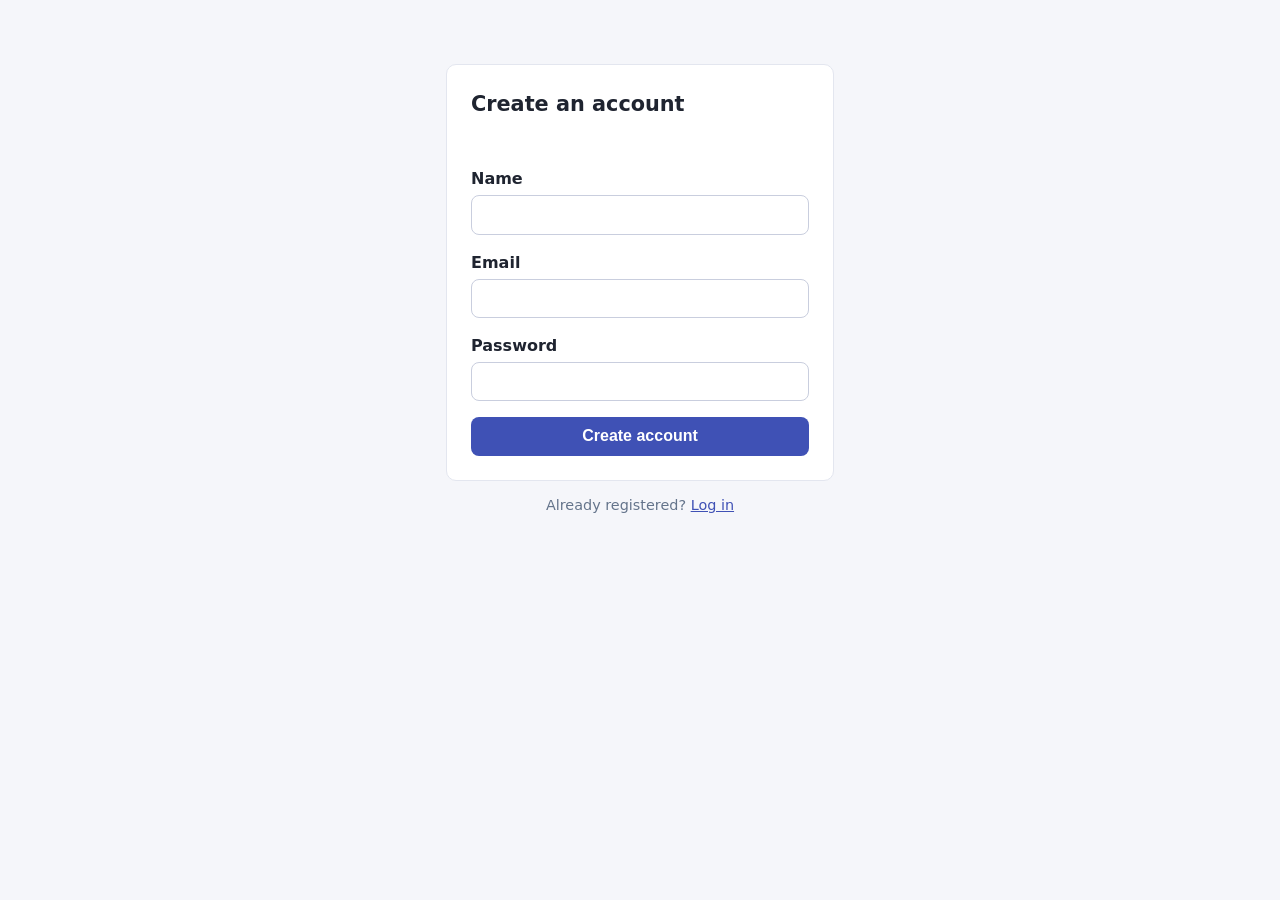
<file: examples/apps/_templates/register.html>
<!doctype html>
<html lang="en">
<head>
<meta charset="utf-8">
<meta name="viewport" content="width=device-width, initial-scale=1">
<title>Register — {{ app_name }}</title>
<style>
  :root { color-scheme: light dark; }
  * { box-sizing: border-box; }
  body {
    margin: 0; font-family: system-ui, -apple-system, Segoe UI, Roboto, sans-serif;
    background: #f5f6fa; color: #1f2430; line-height: 1.5;
  }
  @media (prefers-color-scheme: dark) {
    body { background: #0f1117; color: #e8eaf0; }
    .card { background: #1a1d27; border-color: #2a2e3d; }
  }
  main { max-width: 420px; margin: 4rem auto; padding: 0 1rem; }
  .card {
    background: #fff; border: 1px solid #e3e6ef; border-radius: 10px; padding: 1.5rem;
  }
  .card h1 { margin-top: 0; font-size: 1.3rem; }
  form label { display: block; margin-bottom: 0.25rem; font-weight: 600; }
  form input {
    width: 100%; padding: 0.6rem 0.75rem; margin-bottom: 1rem;
    border: 1px solid #c9cede; border-radius: 8px; font-size: 1rem;
    background: #fff; color: #1f2430;
  }
  @media (prefers-color-scheme: dark) {
    form input { background: #232836; color: #e8eaf0; border-color: #2a2e3d; }
  }
  button {
    width: 100%; padding: 0.65rem; border: 0; border-radius: 8px;
    background: #3f51b5; color: #fff; font-size: 1rem; font-weight: 600; cursor: pointer;
  }
  button:hover { opacity: 0.9; }
  .error { color: #c62828; margin-bottom: 1rem; min-height: 1.2em; font-size: 0.9rem; }
  @media (prefers-color-scheme: dark) { .error { color: #ef9a9a; } }
  .muted { color: #64748b; font-size: 0.9rem; text-align: center; }
  @media (prefers-color-scheme: dark) { .muted { color: #94a3b8; } }
  .muted a { color: #3f51b5; }
  @media (prefers-color-scheme: dark) { .muted a { color: #9fa8da; } }
</style>
</head>
<body>
<main>
  <div class="card">
    <h1>Create an account</h1>
    <div id="error" class="error"></div>
    <form id="register-form">
      <label for="name">Name</label>
      <input type="text" id="name" name="name" autocomplete="name" required>
      <label for="email">Email</label>
      <input type="email" id="email" name="email" autocomplete="email" required>
      <label for="password">Password</label>
      <input type="password" id="password" name="password" autocomplete="new-password" required>
      <button type="submit">Create account</button>
    </form>
  </div>
  <p class="muted">Already registered? <a href="/login">Log in</a></p>
</main>
<script>
  const form = document.getElementById('register-form');
  const error = document.getElementById('error');
  form.addEventListener('submit', async (event) => {
    event.preventDefault();
    const name = document.getElementById('name').value;
    const email = document.getElementById('email').value;
    const password = document.getElementById('password').value;
    try {
      const res = await fetch('/register', {
        method: 'POST',
        headers: { 'Content-Type': 'application/json' },
        body: JSON.stringify({ name, email, password }),
      });
      if (res.ok) {
        window.location.href = '/login';
      } else {
        const data = await res.json().catch(() => ({}));
        error.textContent = data.error || 'Registration failed';
      }
    } catch (err) {
      error.textContent = 'Network error';
    }
  });
</script>
</body>
</html>
</file>
